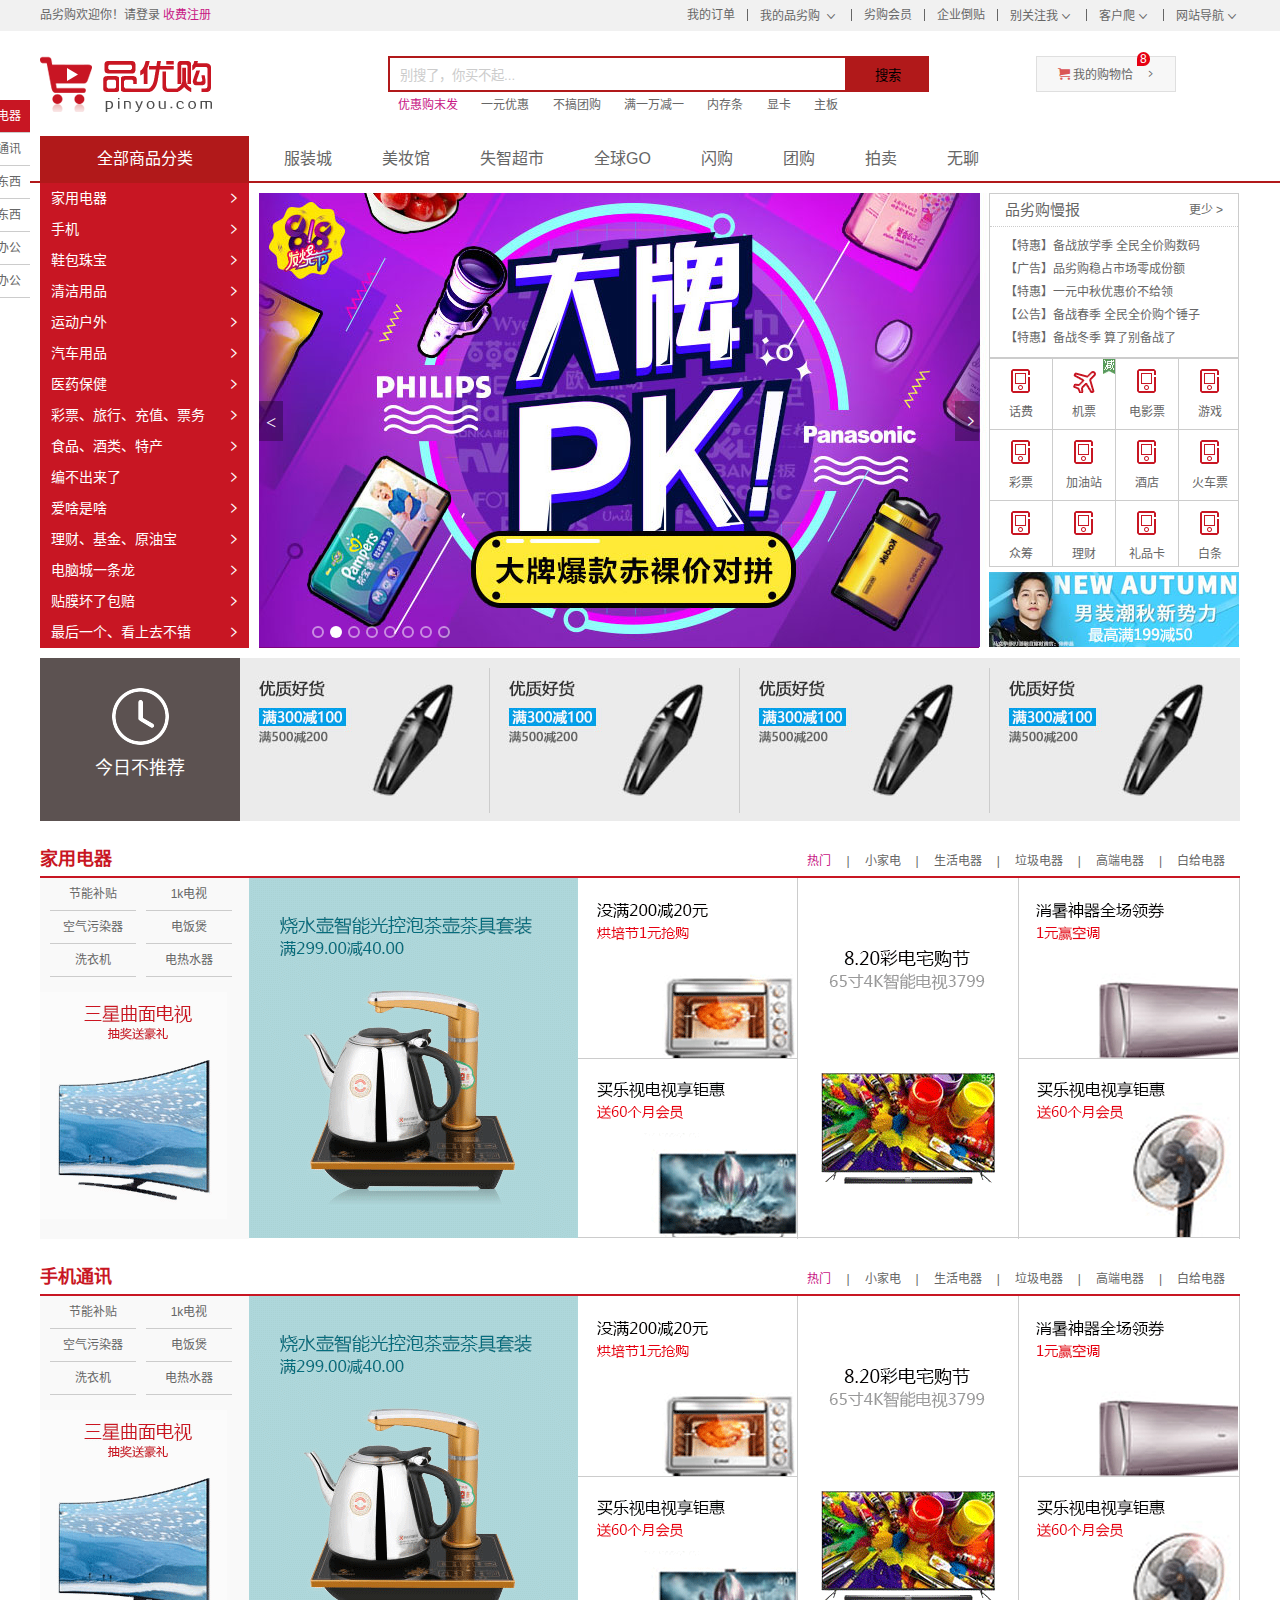
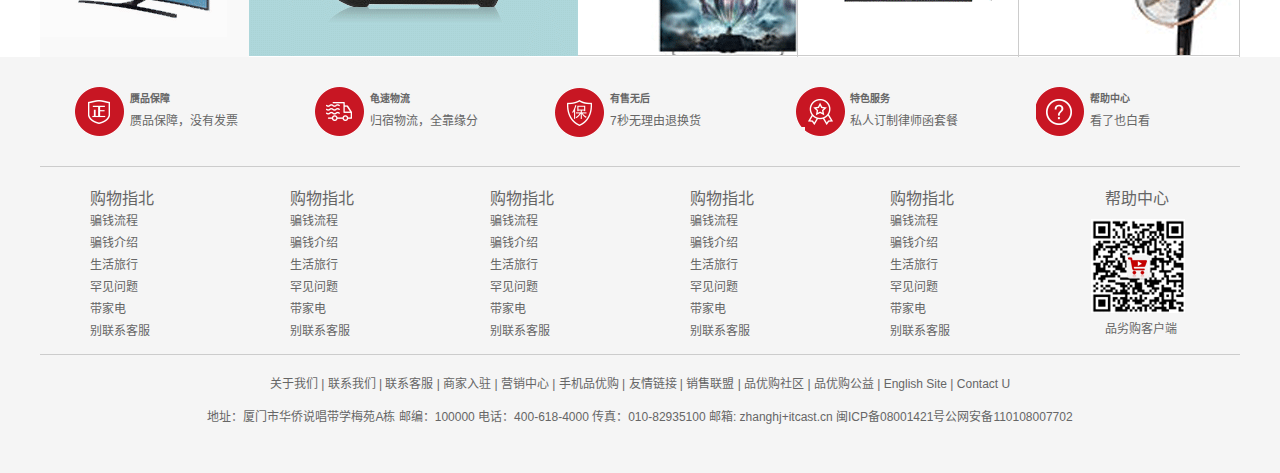
<file: index.html>
<!DOCTYPE html>
<html lang="zh-CN">
<head>
    <meta charset="UTF-8">
    <meta http-equiv="X-UA-Compatible" content="IE=edge">
    <meta name="viewport" content="width=device-width, initial-scale=1.0">
    <title>品劣购-网购首选-赝品高价、品质无保、配送随缘、困难购物</title>
    <meta name="description" content="品劣购JD.COM-专业的综合网上购物商城,
    销售家电、数码通讯、电脑、家居百货、服装服饰、母婴、图书、食品等数万个品牌优质商品.
    便捷、诚信的服务，不为您提供愉悦的网上购物体验!" />
    <meta name="Keywords" content="网上购物,网上商城,手机,配件,手表,存储卡,品优购" />
    <link rel="shortcut icon" href="favicon1.ico"  type="image/x-icon"/>
    <link rel="stylesheet" href="css/base.css">
    <link rel="stylesheet" href="css/commom.css">
    <link rel="stylesheet" href="css/index.css">
</head>
<body>
    <!-- 顶部快捷导航start -->
    <div class="shortcut">
        <div class="w">
            <div class="f1">
                <ul>
                    <li>品劣购欢迎你！ </li>
                    <li><a href="#">请登录</a> 
                        <a href="#" class="style-red">收费注册</a>
                    </li>
                </ul>
            </div>
            <div class="fr">
                <ul>
                    <li><a href="#">我的订单</a></li>
                    <li class="spacer"></li>
                    <li>
                        <a href="#">我的品劣购</a>
                        <i class="icomoon"></i>
                    </li>
                    <li class="spacer"></li>
                    <li><a href="#">劣购会员</a></li>
                    <li class="spacer"></li>
                    <li><a href="#">企业倒贴</a></li>
                    <li class="spacer"></li>
                    <li><a href="#">别关注我</a><i class="icomoon"></i></li>
                    <li class="spacer"></li>
                    <li><a href="#">客户爬</a><i class="icomoon"></i></li>
                    <li class="spacer"></li>
                    <li><a href="#">网站导航</a><i class="icomoon"></i></li>
                </ul>
            </div>
        </div>
    </div>
    <!-- header制作 -->
    <div class="header w">
        <!-- logo -->
        <div class="logo">
            <h1>
                <a href="index.html" title="品劣购">品劣购</a>
            </h1>
        </div>
        <!-- search -->
        <div class="search">
            <input type="text" class="text" value="别搜了，你买不起...">
            <button class="btn">搜索</button>
        </div>
        <!-- hotwrods -->
        <div class="hotwords">
            <a href="#" class="style-red">优惠购末发</a>
            <a href="#">一元优惠</a>
            <a href="#">不搞团购</a>
            <a href="#">满一万减一</a>
            <a href="#">内存条</a>
            <a href="#">显卡</a>
            <a href="#">主板</a>
        </div>
        <!-- shopcar -->
        <div class="shopcar">
            <i class="car"></i> 我的购物恰 <i class="arrow"></i>
            <i class="count">8</i>
        </div>
    </div>
    <!-- nav 制作 -->
    <div class="nav">
        <div class="w">
            <div class="dropdown fl">
                <div class="dt">全部商品分类</div>
                <div class="dd" >
                    <ul>
                        <li class="menu_item"><a href="#">家用电器</a> <i></i></li>
                        <li class="menu_item"><a href="list.html">手机</a> <i></i></li>
                        <li class="menu_item"><a href="#">鞋包珠宝</a> <i></i></li>
                        <li class="menu_item"><a href="#">清洁用品</a> <i></i></li>
                        <li class="menu_item"><a href="#">运动户外</a> <i></i></li>
                        <li class="menu_item"><a href="#">汽车用品</a> <i></i></li>
                        <li class="menu_item"><a href="#">医药保健</a> <i></i></li>
                        <li class="menu_item"><a href="#">彩票、旅行、充值、票务</a> <i></i></li>
                        <li class="menu_item"><a href="#">食品、酒类、特产</a> <i></i></li>
                        <li class="menu_item"><a href="#">编不出来了</a> <i></i></li>
                        <li class="menu_item"><a href="#">爱啥是啥</a> <i></i></li>
                        <li class="menu_item"><a href="#">理财、基金、原油宝</a> <i></i></li>
                        <li class="menu_item"><a href="#">电脑城一条龙</a> <i></i></li>
                        <li class="menu_item"><a href="#">贴膜坏了包赔</a> <i></i></li>
                        <li class="menu_item"><a href="#">最后一个、看上去不错</a> <i></i></li>
                    </ul>
                </div>
            </div>
            <!-- 右侧导航 -->
            <div class="navitems fl">
                <ul>
                    <li><a href="#">服装城</a></li>
                    <li><a href="#">美妆馆</a></li>
                    <li><a href="#">失智超市</a></li>
                    <li><a href="#">全球GO</a></li>
                    <li><a href="#">闪购</a></li>
                    <li><a href="#">团购</a></li>
                    <li><a href="#">拍卖</a></li>
                    <li><a href="#">无聊</a></li>
                </ul>
            </div>
        </div>
    </div>

<div class="w">
    <div class="main">
        <div class="focus fl">
            <a href="#" class="arrow-l"> < </a>
            <a href="#" class="arrow-r">  </a>
            <ul>
                <li><a href="#"><img src="upload/focus.jpg" alt=""></a></li>
            </ul>
            <ol class="circle">
                <li></li>
                <li class="current"></li>
                <li></li>
                <li></li>
                <li></li>
                <li></li>
                <li></li>
                <li></li>
            </ol>
        </div>
        <div class="newsflash fr">
            <div class="news">
                <div class="news-hd">
                    品劣购慢报
                    <a href="#">更少 &gt; </a>
                </div>
                <div class="news-bd">
                    <ul>
                        <li><a href="#">【特惠】备战放学季 全民全价购数码</a></li>
                        <li><a href="#">【广告】品劣购稳占市场零成份额</a></li>
                        <li><a href="#">【特惠】一元中秋优惠价不给领</a></li>
                        <li><a href="#">【公告】备战春季 全民全价购个锤子</a></li>
                        <li><a href="#">【特惠】备战冬季 算了别备战了</a></li>
                    </ul>
                </div>
            </div>
            <div class="lifeservice">
                <ul>
                    <li>
                        <a href="#">
                            <i class="service_ico service_ico_huafei"></i>
                            <p>话费</p>
                        </a>
                    </li>
                    <li>
                        <a href="#">
                            <i class="service_ico service_ico_feiji"></i>
                            <p>机票</p>
                        </a>
                        <span class="hot"></span>
                    </li>
                    <li>
                        <a href="#">
                            <i class="service_ico service_ico_huafei"></i>
                            <p>电影票</p>
                        </a>
                    </li>
                    <li>
                        <a href="#">
                            <i class="service_ico service_ico_huafei"></i>
                            <p>游戏</p>
                        </a>
                    </li>
                    <li>
                        <a href="#">
                            <i class="service_ico service_ico_huafei"></i>
                            <p>彩票</p>
                        </a>
                    </li>
                    <li>
                        <a href="#">
                            <i class="service_ico service_ico_huafei"></i>
                            <p>加油站</p>
                        </a>
                    </li>
                    <li>
                        <a href="#">
                            <i class="service_ico service_ico_huafei"></i>
                            <p>酒店</p>
                        </a>
                    </li>
                    <li>
                        <a href="#">
                            <i class="service_ico service_ico_huafei"></i>
                            <p>火车票</p>
                        </a>
                    </li>
                    <li>
                        <a href="#">
                            <i class="service_ico service_ico_huafei"></i>
                            <p>众筹</p>
                        </a>
                    </li>
                    <li>
                        <a href="#">
                            <i class="service_ico service_ico_huafei"></i>
                            <p>理财</p>
                        </a>
                    </li>
                    <li>
                        <a href="#">
                            <i class="service_ico service_ico_huafei"></i>
                            <p>礼品卡</p>
                        </a>
                    </li>
                    <li>
                        <a href="#">
                            <i class="service_ico service_ico_huafei"></i>
                            <p>白条</p>
                        </a>
                    </li>
                   
                </ul>
            </div>
            <div class="bargain">
                <img src="upload/bargain.jpg" alt="">
            </div>
        </div>
    </div>
</div>
    <!-- 推荐服务模块 -->
<div class="recommend w">
    <div class="recom-hd fl">
        <img src="img/clock.png" alt="">
        <h3>今日不推荐</h3>
    </div>
    <div class="recom-bd fr">
        <ul>
            <li><a href="#"><img src="upload/pic.jpg" alt=""></a></li>
            <li><a href="#"><img src="upload/pic.jpg" alt=""></a></li>
            <li><a href="#"><img src="upload/pic.jpg" alt=""></a></li>
            <li class="last"><a href="#"><img src="upload/pic.jpg" alt=""></a></li>
        </ul>
    </div>
</div>

    <!-- 楼层区 start -->
    <div class="floor">
        <div class="jiandian w">
            <div class="box-hd">
                <h3>家用电器</h3>
                <div class="tab-list">
                    <ul>
                        <li><a href="#" class="style-red">热门</a>|</li>
                        <li><a href="#">小家电</a>|</li>
                        <li><a href="#">生活电器</a>|</li>
                        <li><a href="#">垃圾电器</a>|</li>
                        <li><a href="#">高端电器</a>|</li>
                        <li><a href="#">白给电器</a></li>
                    </ul>
                </div>
            </div>
            <div class="box-bd">
               <ul class="tab-con">
                   <li class="w209">
                       <ul class="tab-con-list">
                           <li><a href="#">节能补贴</a></li>
                           <li><a href="#">1k电视</a></li>
                           <li><a href="#">空气污染器</a></li>
                           <li><a href="#">电饭煲</a></li>
                           <li><a href="#">洗衣机</a></li>
                           <li><a href="#">电热水器</a></li>
                       </ul>
                       <img src="upload/floor-1-1.png" alt="">
                   </li>
                   <li class="w329"><img src="upload/floor-1-b01.png" alt=""></li>
                   <li class="w219">
                       <div class="tab-con-item">
                          <a href="#">
                            <img src="upload/floor-1-2.png" alt="">
                          </a>
                       </div>
                       <div class="tab-con-item">
                        <a href="#">
                          <img src="upload/floor-1-3.png" alt="">
                        </a>
                     </div>
                   </li>
                   <li class="w220">
                       <div class="tab-con-item">
                        <a href="#">
                            <img src="upload/floor-1-4.png" alt="">
                        </a>
                       </div>
                   </li>
                   <li class="w220">
                       <div class="tab-con-item">
                    <a href="#">
                        <img src="upload/floor-1-5.png" alt="">
                    </a>
                       </div>
                        <div class="tab-con-item">
                    <a href="#">
                        <img src="upload/floor-1-6.png" alt="">
                    </a>
                        </div>
                   </li>
               </ul>
            </div>
        </div>
        <div class="shouji w">
            <div class="box-hd">
                <h3>手机通讯</h3>
                <div class="tab-list">
                    <ul>
                        <li><a href="#" class="style-red">热门</a>|</li>
                        <li><a href="#">小家电</a>|</li>
                        <li><a href="#">生活电器</a>|</li>
                        <li><a href="#">垃圾电器</a>|</li>
                        <li><a href="#">高端电器</a>|</li>
                        <li><a href="#">白给电器</a></li>
                    </ul>
                </div>
            </div>
            <div class="box-bd">
               <ul class="tab-con">
                   <li class="w209">
                       <ul class="tab-con-list">
                           <li><a href="#">节能补贴</a></li>
                           <li><a href="#">1k电视</a></li>
                           <li><a href="#">空气污染器</a></li>
                           <li><a href="#">电饭煲</a></li>
                           <li><a href="#">洗衣机</a></li>
                           <li><a href="#">电热水器</a></li>
                       </ul>
                       <img src="upload/floor-1-1.png" alt="">
                   </li>
                   <li class="w329"><img src="upload/floor-1-b01.png" alt=""></li>
                   <li class="w219">
                       <div class="tab-con-item">
                          <a href="#">
                            <img src="upload/floor-1-2.png" alt="">
                          </a>
                       </div>
                       <div class="tab-con-item">
                        <a href="#">
                          <img src="upload/floor-1-3.png" alt="">
                        </a>
                     </div>
                   </li>
                   <li class="w220">
                       <div class="tab-con-item">
                        <a href="#">
                            <img src="upload/floor-1-4.png" alt="">
                        </a>
                       </div>
                   </li>
                   <li class="w220">
                       <div class="tab-con-item">
                    <a href="#">
                        <img src="upload/floor-1-5.png" alt="">
                    </a>
                       </div>
                        <div class="tab-con-item">
                    <a href="#">
                        <img src="upload/floor-1-6.png" alt="">
                    </a>
                        </div>
                   </li>
               </ul>
            </div>
        </div>
    </div>
    <div class="fixedtool">
        <ul>
            <li class="current">家用电器</li>
            <li>手机通讯</li>
            <li>没有东西</li>
            <li>没用东西</li>
            <li>电脑办公</li>
            <li>电脑办公</li>
        </ul>
    </div>
    <!-- footer制作 -->
    <div class="footer">
        <div class="w">
            <!-- mod_service -->
            <div class="mod_service">
                <ul>
                    <li>
                        <i class="mod-service-icon mod_service_zheng"></i>
                        <div class="mod_service_tit">
                            <h5>赝品保障</h5>
                            <p>赝品保障，没有发票</p>
                        </div>
                    </li>
                    <li>
                        <i class="mod-service-icon mod_service_kuai"></i>
                        <div class="mod_service_tit">
                            <h5>龟速物流</h5>
                            <p>归宿物流，全靠缘分</p>
                        </div>
                    </li>
                    <li>
                        <i class="mod-service-icon mod_service_bao"></i>
                        <div class="mod_service_tit">
                            <h5>有售无后</h5>
                            <p>7秒无理由退换货</p>
                        </div>
                    </li>
                    <li>
                        <i class="mod-service-icon mod_service_fu"></i>
                        <div class="mod_service_tit">
                            <h5>特色服务</h5>
                            <p>私人订制律师函套餐</p>
                        </div>
                    </li>
                    <li>
                        <i class="mod-service-icon mod_service_bang"></i>
                        <div class="mod_service_tit">
                            <h5>帮助中心</h5>
                            <p>看了也白看</p>
                        </div>
                    </li>
                </ul>
            </div>
            <!-- mod_help -->
            <div class="mod_help">
                <dl class="mod_help_item">
                    <dt>购物指北</dt>
                    <dd><a href="#">骗钱流程</a></dd>
                    <dd><a href="#">骗钱介绍</a></dd>
                    <dd><a href="#">生活旅行</a></dd>
                    <dd><a href="#">罕见问题</a></dd>
                    <dd><a href="#">带家电</a></dd>
                    <dd><a href="#">别联系客服</a></dd>
                </dl>
                <dl class="mod_help_item">
                    <dt>购物指北</dt>
                    <dd><a href="#">骗钱流程</a></dd>
                    <dd><a href="#">骗钱介绍</a></dd>
                    <dd><a href="#">生活旅行</a></dd>
                    <dd><a href="#">罕见问题</a></dd>
                    <dd><a href="#">带家电</a></dd>
                    <dd><a href="#">别联系客服</a></dd>
                </dl>
                <dl class="mod_help_item">
                    <dt>购物指北</dt>
                    <dd><a href="#">骗钱流程</a></dd>
                    <dd><a href="#">骗钱介绍</a></dd>
                    <dd><a href="#">生活旅行</a></dd>
                    <dd><a href="#">罕见问题</a></dd>
                    <dd><a href="#">带家电</a></dd>
                    <dd><a href="#">别联系客服</a></dd>
                </dl>
                <dl class="mod_help_item">
                    <dt>购物指北</dt>
                    <dd><a href="#">骗钱流程</a></dd>
                    <dd><a href="#">骗钱介绍</a></dd>
                    <dd><a href="#">生活旅行</a></dd>
                    <dd><a href="#">罕见问题</a></dd>
                    <dd><a href="#">带家电</a></dd>
                    <dd><a href="#">别联系客服</a></dd>
                </dl>
                <dl class="mod_help_item">
                    <dt>购物指北</dt>
                    <dd><a href="#">骗钱流程</a></dd>
                    <dd><a href="#">骗钱介绍</a></dd>
                    <dd><a href="#">生活旅行</a></dd>
                    <dd><a href="#">罕见问题</a></dd>
                    <dd><a href="#">带家电</a></dd>
                    <dd><a href="#">别联系客服</a></dd>
                </dl>
                <dl class="mod_help_item mod_help_app">
                    <dt>帮助中心</dt>
                    <dd>
                        <img src="upload/app.png" alt="">
                        <p>品劣购客户端</p>
                    </dd>
                    
                </dl>
            </div>
            <!-- mod_copyright -->
            <div class="mod_copyright">
                <p class="mod_copyright_links">
                    关于我们  |  联系我们  |  联系客服  |  商家入驻  |  营销中心  |  手机品优购  |  友情链接  |  销售联盟  |  品优购社区  |  品优购公益  |  English Site  |  Contact U
                </p>
                <p class="mod_copyright_inf">
                    地址：厦门市华侨说唱带学梅苑A栋 邮编：100000 电话：400-618-4000 传真：010-82935100 邮箱: zhanghj+itcast.cn
闽ICP备08001421号公网安备110108007702

                </p>
            </div>
        </div>
    </div>
</body>
</html>
</file>
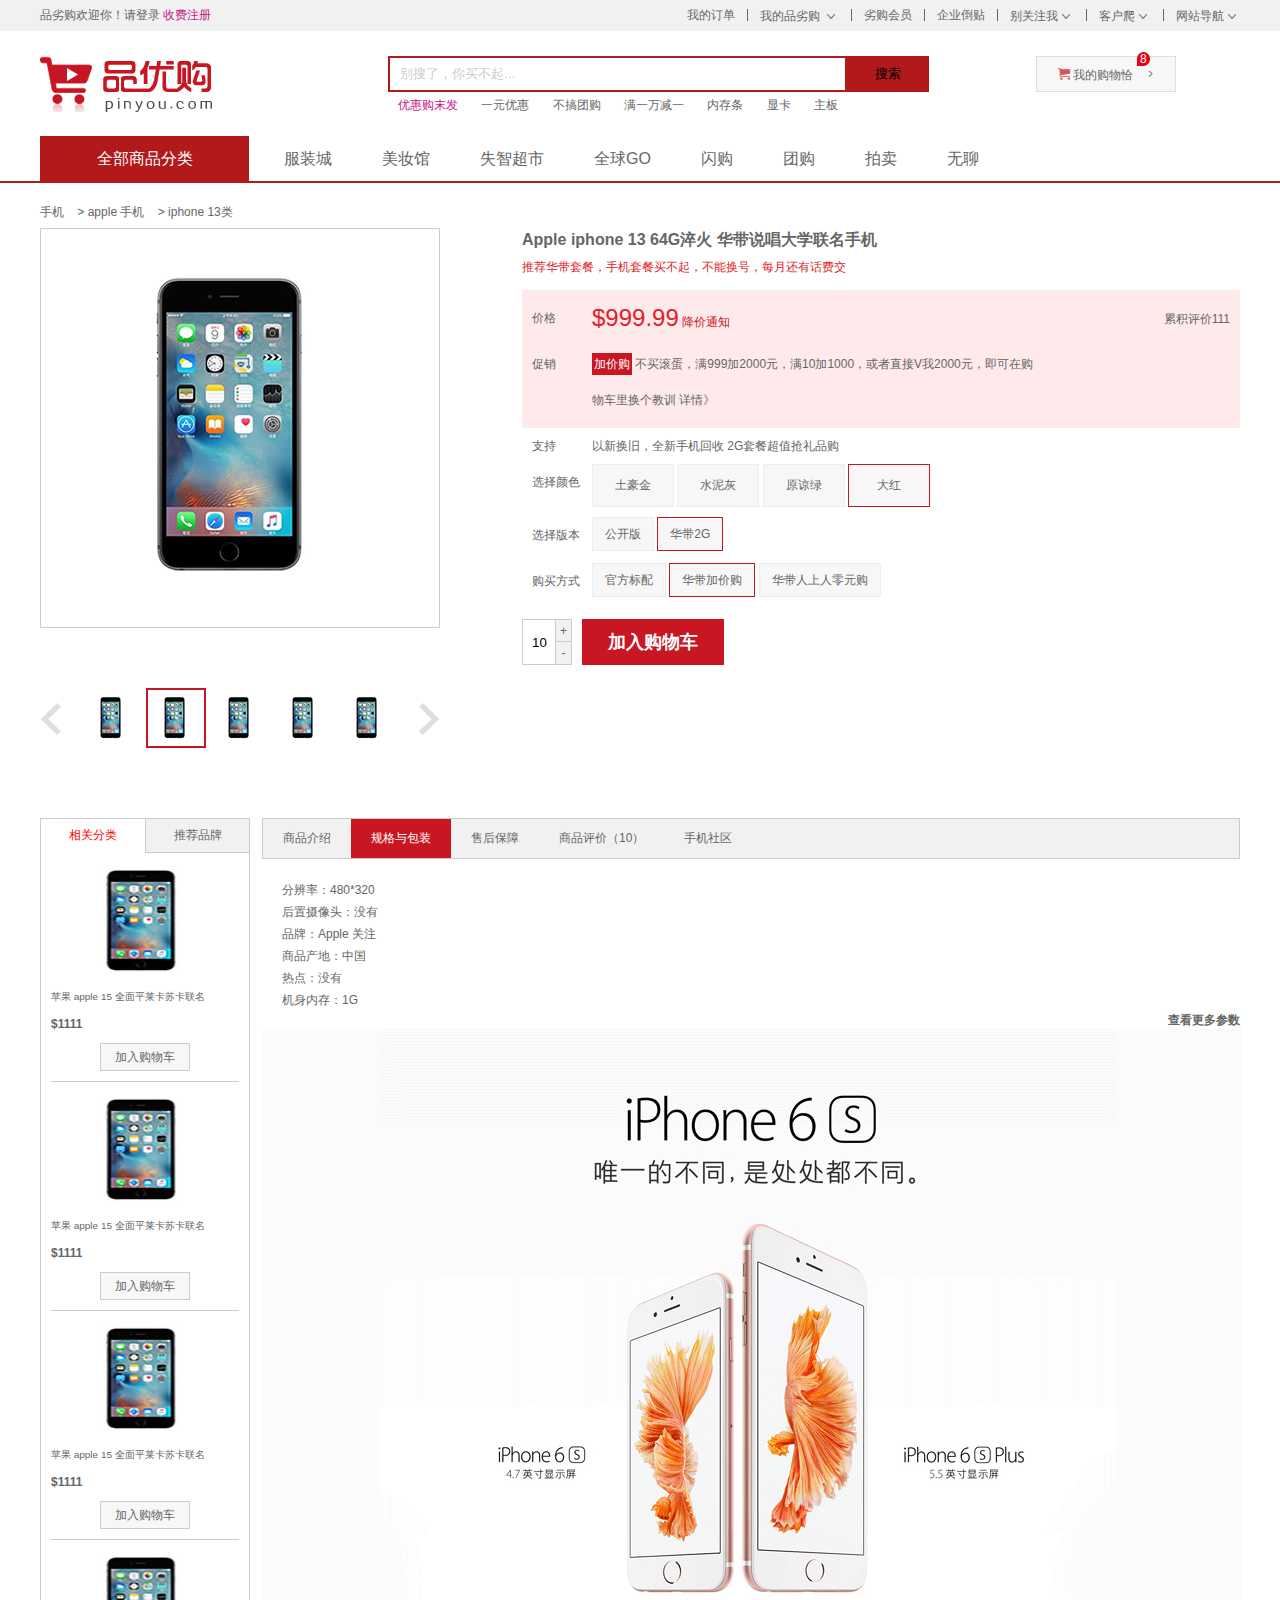
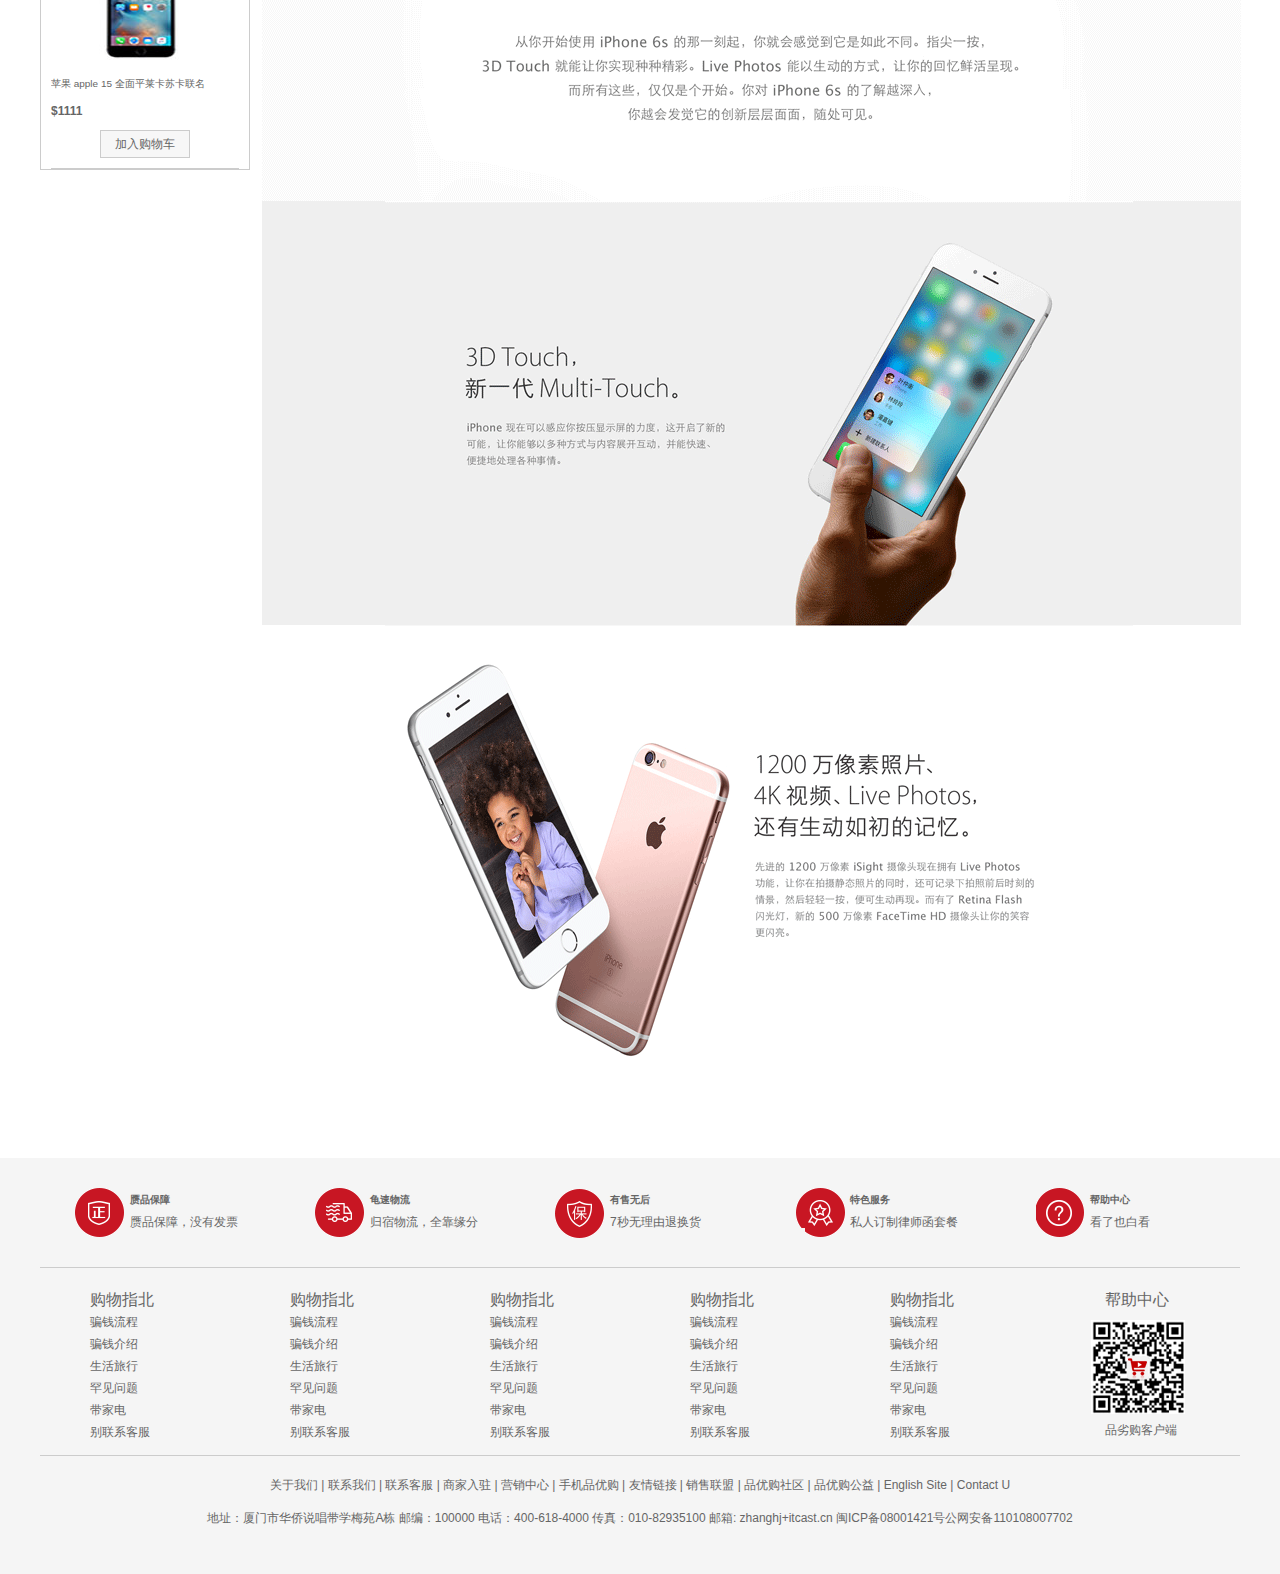
<file: detail.html>
<!DOCTYPE html>
<html lang="en">
<head>
    <meta charset="UTF-8">
    <meta http-equiv="X-UA-Compatible" content="IE=edge">
    <meta name="viewport" content="width=device-width, initial-scale=1.0">
    <title>详情页</title>
    <meta name="description" content="品劣购JD.COM-专业的综合网上购物商城,
    销售家电、数码通讯、电脑、家居百货、服装服饰、母婴、图书、食品等数万个品牌优质商品.
    便捷、诚信的服务，不为您提供愉悦的网上购物体验!" />
    <meta name="Keywords" content="网上购物,网上商城,手机,配件,手表,存储卡,品优购" />
    <link rel="shortcut icon" href="favicon1.ico"  type="image/x-icon"/>
    <link rel="stylesheet" href="css/base.css">
    <link rel="stylesheet" href="css/commom.css">
    <link rel="stylesheet" href="css/detail.css">
</head>
<body>
    <div class="shortcut">
        <div class="w">
            <div class="f1">
                <ul>
                    <li>品劣购欢迎你！ </li>
                    <li><a href="#">请登录</a> 
                        <a href="#" class="style-red">收费注册</a>
                    </li>
                </ul>
            </div>
            <div class="fr">
                <ul>
                    <li><a href="#">我的订单</a></li>
                    <li class="spacer"></li>
                    <li>
                        <a href="#">我的品劣购</a>
                        <i class="icomoon"></i>
                    </li>
                    <li class="spacer"></li>
                    <li><a href="#">劣购会员</a></li>
                    <li class="spacer"></li>
                    <li><a href="#">企业倒贴</a></li>
                    <li class="spacer"></li>
                    <li><a href="#">别关注我</a><i class="icomoon"></i></li>
                    <li class="spacer"></li>
                    <li><a href="#">客户爬</a><i class="icomoon"></i></li>
                    <li class="spacer"></li>
                    <li><a href="#">网站导航</a><i class="icomoon"></i></li>
                </ul>
            </div>
        </div>
    </div>
    <!-- header制作 -->
    <div class="header w">
        <!-- logo -->
        <div class="logo">
            <h1>
                <a href="index.html" title="品劣购">品劣购</a>
            </h1>
        </div>
        <!-- search -->
        <div class="search">
            <input type="text" class="text" value="别搜了，你买不起...">
            <button class="btn">搜索</button>
        </div>
        <!-- hotwrods -->
        <div class="hotwords">
            <a href="#" class="style-red">优惠购末发</a>
            <a href="#">一元优惠</a>
            <a href="#">不搞团购</a>
            <a href="#">满一万减一</a>
            <a href="#">内存条</a>
            <a href="#">显卡</a>
            <a href="#">主板</a>
        </div>
        <!-- shopcar -->
        <div class="shopcar">
            <i class="car"></i> 我的购物恰 <i class="arrow"></i>
            <i class="count">8</i>
        </div>
    </div>
    <!-- nav 制作 -->
    <div class="nav">
        <div class="w">
            <div class="dropdown fl">
                <div class="dt">全部商品分类</div>
                <div class="dd" style="display: none;" >
                    <ul>
                        <li class="menu_item"><a href="#">家用电器</a> <i></i></li>
                        <li class="menu_item"><a href="#">家具家居</a> <i></i></li>
                        <li class="menu_item"><a href="#">鞋包珠宝</a> <i></i></li>
                        <li class="menu_item"><a href="#">清洁用品</a> <i></i></li>
                        <li class="menu_item"><a href="#">运动户外</a> <i></i></li>
                        <li class="menu_item"><a href="#">汽车用品</a> <i></i></li>
                        <li class="menu_item"><a href="#">医药保健</a> <i></i></li>
                        <li class="menu_item"><a href="#">彩票、旅行、充值、票务</a> <i></i></li>
                        <li class="menu_item"><a href="#">食品、酒类、特产</a> <i></i></li>
                        <li class="menu_item"><a href="#">编不出来了</a> <i></i></li>
                        <li class="menu_item"><a href="#">爱啥是啥</a> <i></i></li>
                        <li class="menu_item"><a href="#">理财、基金、原油宝</a> <i></i></li>
                        <li class="menu_item"><a href="#">电脑城一条龙</a> <i></i></li>
                        <li class="menu_item"><a href="#">贴膜坏了包赔</a> <i></i></li>
                        <li class="menu_item"><a href="#">最后一个、看上去不错</a> <i></i></li>
                    </ul>
                </div>
            </div>
            <!-- 右侧导航 -->
            <div class="navitems fl">
                <ul>
                    <li><a href="#">服装城</a></li>
                    <li><a href="#">美妆馆</a></li>
                    <li><a href="#">失智超市</a></li>
                    <li><a href="#">全球GO</a></li>
                    <li><a href="#">闪购</a></li>
                    <li><a href="#">团购</a></li>
                    <li><a href="#">拍卖</a></li>
                    <li><a href="#">无聊</a></li>
                </ul>
            </div>
        </div>
    </div>

    <!-- 详情页部分 -->
    <div class="de_container w">
        <!-- 面包屑导航 -->
        <div class="crumb_wrap">
            <a href="#">手机</a>
            >  <a href="#">apple 手机</a>
            >  <a href="#">iphone 13类</a>
        </div>
        <!-- 产品介绍模块 -->
        <div class="product_intro clearfix">
            <div class="prebiew_wrap fl">
                <div class="preview_img">
                    <img src="upload/s3.png" alt="">
                </div>

                <div class="preview_list">
                    <ul class="list_item">
                        <a href="#" class="arrow_prev"></a>
                        <a href="#" class="arrow_next"></a>
                        <li>
                            <img src="upload/pre.png" alt="">
                        </li>
                        <li class="current"> 
                            <img src="upload/pre.png" alt="">
                        </li>
                        <li>
                            <img src="upload/pre.png" alt="">
                        </li>
                        <li>
                            <img src="upload/pre.png" alt="">
                        </li>
                        <li>
                            <img src="upload/pre.png" alt="">
                        </li>
                    </ul>
                </div>
            </div>
            <div class="itemInfo_wrap fr">
                <div class="sku_name">
                    Apple iphone 13 64G淬火 华带说唱大学联名手机
                </div>
                <div class="news">
                    推荐华带套餐，手机套餐买不起，不能换号，每月还有话费交
                </div>
                <div class="summary">
                    <dl class="summary_price">
                        <dt>价格</dt>
                        <dd>
                            <i class="price">$999.99</i> 
                            <a href="#">降价通知</a> 
                            <div class="remark">累积评价111</div>
                        </dd>
                    </dl>
                    <dl class="summary_promotion">
                        <dt>促销</dt>
                        <dd>
                            <em>加价购</em>
                            不买滚蛋，满999加2000元，满10加1000，或者直接V我2000元，即可在购物车里换个教训 详情》
                        </dd>
                    </dl>
                    <dl class="summary_support">
                        <dt>支持</dt>
                        <dd>以新换旧，全新手机回收 2G套餐超值抢礼品购</dd>
                    </dl>
                    <dl class="choose_color">
                        <dt>选择颜色</dt>
                        <dd>
                            <a href="javascript:;">土豪金</a>
                            <a href="javascript:;">水泥灰</a>
                            <a href="javascript:;">原谅绿</a>
                            <a href="javascript:;" class="current">大红</a>
                        </dd>
                    </dl>
                    <dl class="choose_version">
                        <dt>选择版本</dt>
                        <dd>
                            <a href="javascript:;">公开版</a>
                            <a href="javascript:;" class="current">华带2G</a>
                        </dd>
                    </dl>
                    <dl class="choose_type">
                        <dt>购买方式</dt>
                        <dd>
                            <a href="javascript:;">官方标配</a>
                            <a href="javascript:;" class="current">华带加价购</a>
                            <a href="javascript:;">华带人上人零元购</a>
                        </dd>
                    </dl>
                    <div class="choose_btns">
                        <div class="choose_amount">
                            <input type="text" value="10">
                            <a href="javascript:;" class="add">+</a>
                            <a href="javascript:;" class="reduce">-</a>
                        </div>
                        <a href="#" class="addcar">加入购物车</a>
                    </div>
                </div>
            </div>
        </div>
        <!-- 产品细节模块 -->
        <div class="product_detail clearfix">
            <div class="aside fl">
                <div class="tab_list">
                    <ul>
                        <li class="first_tab current">相关分类</li>
                        <li class="second_tab">推荐品牌</li>
                    </ul>
                </div>
                <div class="tab_con">
                    <ul>
                        <li><img src="upload/aside_img.jpg" alt="">
                            <h5>苹果 apple 15 全面平莱卡苏卡联名</h5>
                            <div class="aside_price">$1111</div>
                            <a href="#" class="as_addcar">加入购物车</a>
                        </li>
                        <li><img src="upload/aside_img.jpg" alt="">
                            <h5>苹果 apple 15 全面平莱卡苏卡联名</h5>
                            <div class="aside_price">$1111</div>
                            <a href="#" class="as_addcar">加入购物车</a>
                        </li><li><img src="upload/aside_img.jpg" alt="">
                            <h5>苹果 apple 15 全面平莱卡苏卡联名</h5>
                            <div class="aside_price">$1111</div>
                            <a href="#" class="as_addcar">加入购物车</a>
                        </li><li><img src="upload/aside_img.jpg" alt="">
                            <h5>苹果 apple 15 全面平莱卡苏卡联名</h5>
                            <div class="aside_price">$1111</div>
                            <a href="#" class="as_addcar">加入购物车</a>
                        </li>
                    </ul>
                </div>
            </div>
            <div class="detail fr">
                <div class="detail_tab_list">
                    <ul>
                        <li>商品介绍</li>
                        <li class="current">规格与包装</li>
                        <li>售后保障</li>
                        <li>商品评价（10）</li>
                        <li>手机社区</li>
                    </ul>
                </div>
                <div class="detail_tab_con">
                    <div class="item">
                        <ul class="item_info">
                            <li>分辨率：480*320</li>
                            <li>后置摄像头：没有</li>
                            <li>品牌：Apple 关注</li>
                            <li>商品产地：中国</li>
                            <li>热点：没有</li>
                            <li>机身内存：1G</li>
                        </ul>
                        <p><a href="#" class="more">查看更多参数</a></p>
                        <img src="upload/intro01.png" alt="">
                        <img src="upload/intro02.png" alt="">
                        <img src="upload/intro03.png" alt="">
                    </div>
                </div>
            </div>
        </div>
    </div>
        <!-- footer制作 -->
        <div class="footer">
            <div class="w">
                <!-- mod_service -->
                <div class="mod_service">
                    <ul>
                        <li>
                            <i class="mod-service-icon mod_service_zheng"></i>
                            <div class="mod_service_tit">
                                <h5>赝品保障</h5>
                                <p>赝品保障，没有发票</p>
                            </div>
                        </li>
                        <li>
                            <i class="mod-service-icon mod_service_kuai"></i>
                            <div class="mod_service_tit">
                                <h5>龟速物流</h5>
                                <p>归宿物流，全靠缘分</p>
                            </div>
                        </li>
                        <li>
                            <i class="mod-service-icon mod_service_bao"></i>
                            <div class="mod_service_tit">
                                <h5>有售无后</h5>
                                <p>7秒无理由退换货</p>
                            </div>
                        </li>
                        <li>
                            <i class="mod-service-icon mod_service_fu"></i>
                            <div class="mod_service_tit">
                                <h5>特色服务</h5>
                                <p>私人订制律师函套餐</p>
                            </div>
                        </li>
                        <li>
                            <i class="mod-service-icon mod_service_bang"></i>
                            <div class="mod_service_tit">
                                <h5>帮助中心</h5>
                                <p>看了也白看</p>
                            </div>
                        </li>
                    </ul>
                </div>
                <!-- mod_help -->
                <div class="mod_help">
                    <dl class="mod_help_item">
                        <dt>购物指北</dt>
                        <dd><a href="#">骗钱流程</a></dd>
                        <dd><a href="#">骗钱介绍</a></dd>
                        <dd><a href="#">生活旅行</a></dd>
                        <dd><a href="#">罕见问题</a></dd>
                        <dd><a href="#">带家电</a></dd>
                        <dd><a href="#">别联系客服</a></dd>
                    </dl>
                    <dl class="mod_help_item">
                        <dt>购物指北</dt>
                        <dd><a href="#">骗钱流程</a></dd>
                        <dd><a href="#">骗钱介绍</a></dd>
                        <dd><a href="#">生活旅行</a></dd>
                        <dd><a href="#">罕见问题</a></dd>
                        <dd><a href="#">带家电</a></dd>
                        <dd><a href="#">别联系客服</a></dd>
                    </dl>
                    <dl class="mod_help_item">
                        <dt>购物指北</dt>
                        <dd><a href="#">骗钱流程</a></dd>
                        <dd><a href="#">骗钱介绍</a></dd>
                        <dd><a href="#">生活旅行</a></dd>
                        <dd><a href="#">罕见问题</a></dd>
                        <dd><a href="#">带家电</a></dd>
                        <dd><a href="#">别联系客服</a></dd>
                    </dl>
                    <dl class="mod_help_item">
                        <dt>购物指北</dt>
                        <dd><a href="#">骗钱流程</a></dd>
                        <dd><a href="#">骗钱介绍</a></dd>
                        <dd><a href="#">生活旅行</a></dd>
                        <dd><a href="#">罕见问题</a></dd>
                        <dd><a href="#">带家电</a></dd>
                        <dd><a href="#">别联系客服</a></dd>
                    </dl>
                    <dl class="mod_help_item">
                        <dt>购物指北</dt>
                        <dd><a href="#">骗钱流程</a></dd>
                        <dd><a href="#">骗钱介绍</a></dd>
                        <dd><a href="#">生活旅行</a></dd>
                        <dd><a href="#">罕见问题</a></dd>
                        <dd><a href="#">带家电</a></dd>
                        <dd><a href="#">别联系客服</a></dd>
                    </dl>
                    <dl class="mod_help_item mod_help_app">
                        <dt>帮助中心</dt>
                        <dd>
                            <img src="upload/app.png" alt="">
                            <p>品劣购客户端</p>
                        </dd>
                        
                    </dl>
                </div>
                <!-- mod_copyright -->
                <div class="mod_copyright">
                    <p class="mod_copyright_links">
                        关于我们  |  联系我们  |  联系客服  |  商家入驻  |  营销中心  |  手机品优购  |  友情链接  |  销售联盟  |  品优购社区  |  品优购公益  |  English Site  |  Contact U
                    </p>
                    <p class="mod_copyright_inf">
                        地址：厦门市华侨说唱带学梅苑A栋 邮编：100000 电话：400-618-4000 传真：010-82935100 邮箱: zhanghj+itcast.cn
    闽ICP备08001421号公网安备110108007702
    
                    </p>
                </div>
            </div>
        </div>
</body>
</html>
</file>
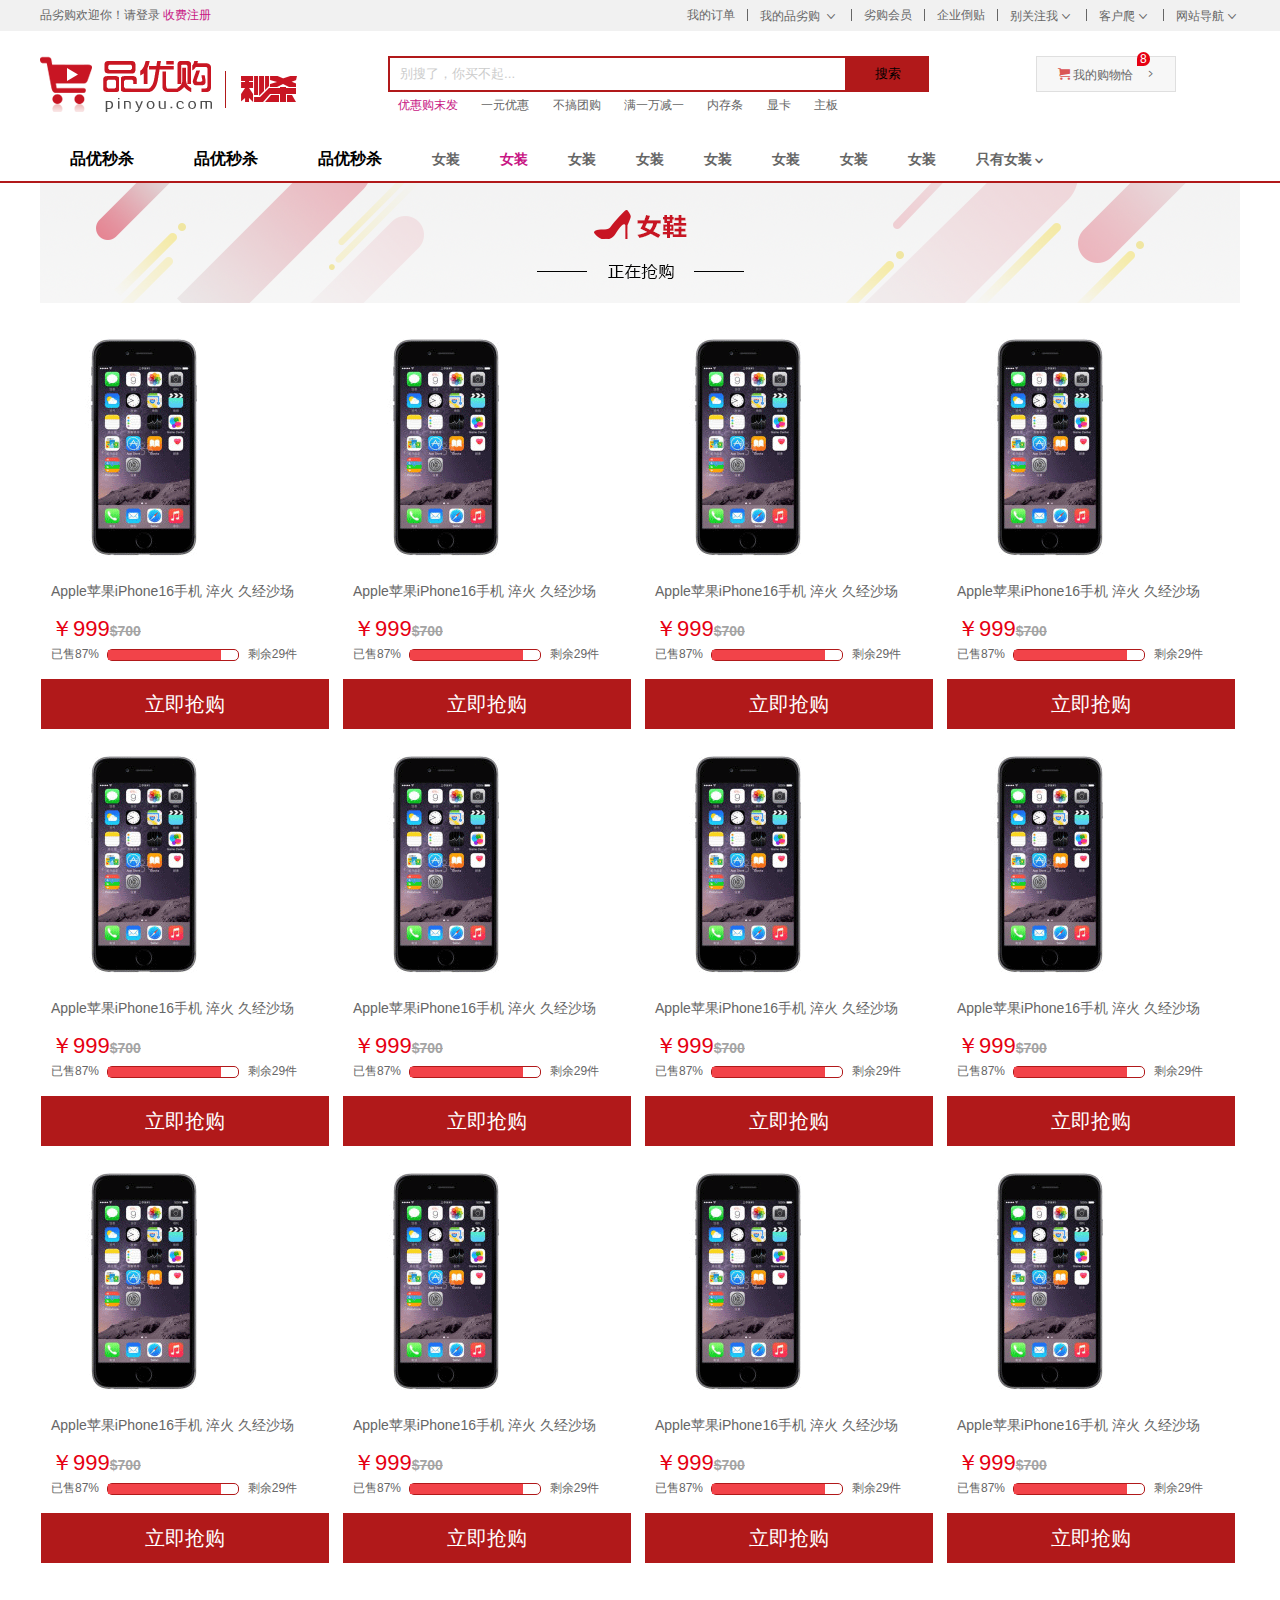
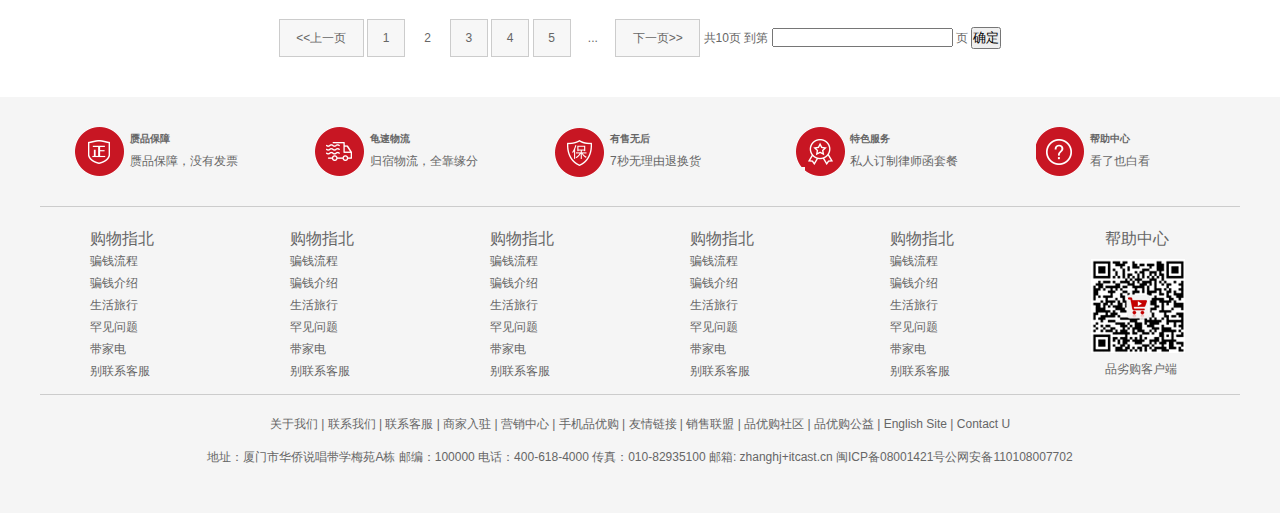
<file: list.html>
<!DOCTYPE html>
<html lang="en">
<head>
    <meta charset="UTF-8">
    <meta http-equiv="X-UA-Compatible" content="IE=edge">
    <meta name="viewport" content="width=device-width, initial-scale=1.0">
    <title>列表页-手机</title>
    <meta name="description" content="品劣购JD.COM-专业的综合网上购物商城,
    销售家电、数码通讯、电脑、家居百货、服装服饰、母婴、图书、食品等数万个品牌优质商品.
    便捷、诚信的服务，不为您提供愉悦的网上购物体验!" />
    <meta name="Keywords" content="网上购物,网上商城,手机,配件,手表,存储卡,品优购" />
    <link rel="shortcut icon" href="favicon1.ico"  type="image/x-icon"/>
    <link rel="stylesheet" href="css/base.css">
    <link rel="stylesheet" href="css/commom.css">
    <link rel="stylesheet" href="css/list.css">
    <title>Document</title>
</head>
<body>
     <!-- 顶部快捷导航start -->
     <div class="shortcut">
        <div class="w">
            <div class="f1">
                <ul>
                    <li>品劣购欢迎你！ </li>
                    <li><a href="#">请登录</a> 
                        <a href="#" class="style-red">收费注册</a>
                    </li>
                </ul>
            </div>
            <div class="fr">
                <ul>
                    <li><a href="#">我的订单</a></li>
                    <li class="spacer"></li>
                    <li>
                        <a href="#">我的品劣购</a>
                        <i class="icomoon"></i>
                    </li>
                    <li class="spacer"></li>
                    <li><a href="#">劣购会员</a></li>
                    <li class="spacer"></li>
                    <li><a href="#">企业倒贴</a></li>
                    <li class="spacer"></li>
                    <li><a href="#">别关注我</a><i class="icomoon"></i></li>
                    <li class="spacer"></li>
                    <li><a href="#">客户爬</a><i class="icomoon"></i></li>
                    <li class="spacer"></li>
                    <li><a href="#">网站导航</a><i class="icomoon"></i></li>
                </ul>
            </div>
        </div>
    </div>
    <!-- header制作 -->
    <div class="header w">
        <!-- logo -->
        <div class="logo">
            <h1>
                <a href="index.html" title="品劣购">品劣购</a>
            </h1>
        </div>
        <div class="sk">
            <img src="upload/sk.png" alt="">
        </div>
        <!-- search -->
        <div class="search">
            <input type="text" class="text" value="别搜了，你买不起...">
            <button class="btn">搜索</button>
        </div>
        <!-- hotwrods -->
        <div class="hotwords">
            <a href="#" class="style-red">优惠购末发</a>
            <a href="#">一元优惠</a>
            <a href="#">不搞团购</a>
            <a href="#">满一万减一</a>
            <a href="#">内存条</a>
            <a href="#">显卡</a>
            <a href="#">主板</a>
        </div>
        <!-- shopcar -->
        <div class="shopcar">
            <i class="car"></i> 我的购物恰 <i class="arrow"></i>
            <i class="count">8</i>
        </div>
    </div>
    <!-- nav 制作 -->
    <div class="nav">
        <div class="w">
            <div class="sk_list fl">
                <ul>
                    <li><a href="#">品优秒杀</a></li>
                    <li><a href="#">品优秒杀</a></li>
                    <li><a href="#">品优秒杀</a></li>
                </ul>
            </div>
            <div class="sk_con fl ">
                <ul>
                    <li><a href="#">女装</a></li>
                    <li><a href="#" class="style-red">女装</a></li>
                    <li><a href="#">女装</a></li>
                    <li><a href="#">女装</a></li>
                    <li><a href="#">女装</a></li>
                    <li><a href="#">女装</a></li>
                    <li><a href="#">女装</a></li>
                    <li><a href="#">女装</a></li>
                    <li><a href="#">只有女装</a></li>
                </ul>
            </div>
        </div>
    </div>
    <!-- 列表页内容区域 -->
    <div class="sk_container w">
        <div class="sk_hd">
            <img src="upload/bg_03.png" alt="">
        </div>
        <div class="sk_bd clearfix">
            <ul>
                <li class="sk_goods">
                   <a href="detail.html">
                        <img class="qq" src="upload/mobile.png" alt="">
                    <h5 class="sk_goods_title">Apple苹果iPhone16手机 淬火 久经沙场</h5></a>
                    <p class="sk_goods_price"><em>￥999</em><del>$700</del></p>
                    <div class="sk_goods_progress">
                        已售87%
                        <div class="bar">
                            <div class="bar_in"></div>
                        </div>
                        剩余<em>29</em>件
                    </div>
                    <a href="#" class="sk_goods_buy">立即抢购</a>
                </li>
                <li class="sk_goods">
                    <img class="qq" src="upload/mobile.png" alt="">
                    <h5 class="sk_goods_title">Apple苹果iPhone16手机 淬火 久经沙场</h5>
                    <p class="sk_goods_price"><em>￥999</em><del>$700</del></p>
                    <div class="sk_goods_progress">
                        已售87%
                        <div class="bar">
                            <div class="bar_in"></div>
                        </div>
                        剩余<em>29</em>件
                    </div>
                    <a href="#" class="sk_goods_buy">立即抢购</a>
                </li>
                <li class="sk_goods">
                    <img class="qq" src="upload/mobile.png" alt="">
                    <h5 class="sk_goods_title">Apple苹果iPhone16手机 淬火 久经沙场</h5>
                    <p class="sk_goods_price"><em>￥999</em><del>$700</del></p>
                    <div class="sk_goods_progress">
                        已售87%
                        <div class="bar">
                            <div class="bar_in"></div>
                        </div>
                        剩余<em>29</em>件
                    </div>
                    <a href="#" class="sk_goods_buy">立即抢购</a>
                </li>
                <li class="sk_goods">
                    <img class="qq" src="upload/mobile.png" alt="">
                    <h5 class="sk_goods_title">Apple苹果iPhone16手机 淬火 久经沙场</h5>
                    <p class="sk_goods_price"><em>￥999</em><del>$700</del></p>
                    <div class="sk_goods_progress">
                        已售87%
                        <div class="bar">
                            <div class="bar_in"></div>
                        </div>
                        剩余<em>29</em>件
                    </div>
                    <a href="#" class="sk_goods_buy">立即抢购</a>
                </li>
                <li class="sk_goods">
                    <img class="qq" src="upload/mobile.png" alt="">
                    <h5 class="sk_goods_title">Apple苹果iPhone16手机 淬火 久经沙场</h5>
                    <p class="sk_goods_price"><em>￥999</em><del>$700</del></p>
                    <div class="sk_goods_progress">
                        已售87%
                        <div class="bar">
                            <div class="bar_in"></div>
                        </div>
                        剩余<em>29</em>件
                    </div>
                    <a href="#" class="sk_goods_buy">立即抢购</a>
                </li>
                <li class="sk_goods">
                    <img class="qq" src="upload/mobile.png" alt="">
                    <h5 class="sk_goods_title">Apple苹果iPhone16手机 淬火 久经沙场</h5>
                    <p class="sk_goods_price"><em>￥999</em><del>$700</del></p>
                    <div class="sk_goods_progress">
                        已售87%
                        <div class="bar">
                            <div class="bar_in"></div>
                        </div>
                        剩余<em>29</em>件
                    </div>
                    <a href="#" class="sk_goods_buy">立即抢购</a>
                </li>
                <li class="sk_goods">
                    <img class="qq" src="upload/mobile.png" alt="">
                    <h5 class="sk_goods_title">Apple苹果iPhone16手机 淬火 久经沙场</h5>
                    <p class="sk_goods_price"><em>￥999</em><del>$700</del></p>
                    <div class="sk_goods_progress">
                        已售87%
                        <div class="bar">
                            <div class="bar_in"></div>
                        </div>
                        剩余<em>29</em>件
                    </div>
                    <a href="#" class="sk_goods_buy">立即抢购</a>
                </li>
                <li class="sk_goods">
                    <img class="qq" src="upload/mobile.png" alt="">
                    <h5 class="sk_goods_title">Apple苹果iPhone16手机 淬火 久经沙场</h5>
                    <p class="sk_goods_price"><em>￥999</em><del>$700</del></p>
                    <div class="sk_goods_progress">
                        已售87%
                        <div class="bar">
                            <div class="bar_in"></div>
                        </div>
                        剩余<em>29</em>件
                    </div>
                    <a href="#" class="sk_goods_buy">立即抢购</a>
                </li>
                <li class="sk_goods">
                    <img class="qq" src="upload/mobile.png" alt="">
                    <h5 class="sk_goods_title">Apple苹果iPhone16手机 淬火 久经沙场</h5>
                    <p class="sk_goods_price"><em>￥999</em><del>$700</del></p>
                    <div class="sk_goods_progress">
                        已售87%
                        <div class="bar">
                            <div class="bar_in"></div>
                        </div>
                        剩余<em>29</em>件
                    </div>
                    <a href="#" class="sk_goods_buy">立即抢购</a>
                </li>
                <li class="sk_goods">
                    <img class="qq" src="upload/mobile.png" alt="">
                    <h5 class="sk_goods_title">Apple苹果iPhone16手机 淬火 久经沙场</h5>
                    <p class="sk_goods_price"><em>￥999</em><del>$700</del></p>
                    <div class="sk_goods_progress">
                        已售87%
                        <div class="bar">
                            <div class="bar_in"></div>
                        </div>
                        剩余<em>29</em>件
                    </div>
                    <a href="#" class="sk_goods_buy">立即抢购</a>
                </li>
                <li class="sk_goods">
                    <img class="qq" src="upload/mobile.png" alt="">
                    <h5 class="sk_goods_title">Apple苹果iPhone16手机 淬火 久经沙场</h5>
                    <p class="sk_goods_price"><em>￥999</em><del>$700</del></p>
                    <div class="sk_goods_progress">
                        已售87%
                        <div class="bar">
                            <div class="bar_in"></div>
                        </div>
                        剩余<em>29</em>件
                    </div>
                    <a href="#" class="sk_goods_buy">立即抢购</a>
                </li>
                <li class="sk_goods">
                    <img class="qq" src="upload/mobile.png" alt="">
                    <h5 class="sk_goods_title">Apple苹果iPhone16手机 淬火 久经沙场</h5>
                    <p class="sk_goods_price"><em>￥999</em><del>$700</del></p>
                    <div class="sk_goods_progress">
                        已售87%
                        <div class="bar">
                            <div class="bar_in"></div>
                        </div>
                        剩余<em>29</em>件
                    </div>
                    <a href="#" class="sk_goods_buy">立即抢购</a>
                </li>
            </ul>
        </div>
        <!-- page分页制作 -->
        <div class="page">
            <span class="page_num">
                <a href="#" class="pn_prev">&lt;&lt;上一页</a>
                <a href="#">1</a>
                <a href="#" class="current">2</a>
                <a href="#">3</a>
                <a href="#">4</a>
                <a href="#">5</a>
                <a href="#" class="dotted">...</a>
                <a href="#" class="pn_next">下一页&gt;&gt;</a>
            </span>
            <span class="page_skip">
                共10页 到第
                <input type="text">
                页
                <button>确定</button>
            </span>
        </div>
    </div>
      <!-- footer制作 -->
      <div class="footer">
        <div class="w">
            <!-- mod_service -->
            <div class="mod_service">
                <ul>
                    <li>
                        <i class="mod-service-icon mod_service_zheng"></i>
                        <div class="mod_service_tit">
                            <h5>赝品保障</h5>
                            <p>赝品保障，没有发票</p>
                        </div>
                    </li>
                    <li>
                        <i class="mod-service-icon mod_service_kuai"></i>
                        <div class="mod_service_tit">
                            <h5>龟速物流</h5>
                            <p>归宿物流，全靠缘分</p>
                        </div>
                    </li>
                    <li>
                        <i class="mod-service-icon mod_service_bao"></i>
                        <div class="mod_service_tit">
                            <h5>有售无后</h5>
                            <p>7秒无理由退换货</p>
                        </div>
                    </li>
                    <li>
                        <i class="mod-service-icon mod_service_fu"></i>
                        <div class="mod_service_tit">
                            <h5>特色服务</h5>
                            <p>私人订制律师函套餐</p>
                        </div>
                    </li>
                    <li>
                        <i class="mod-service-icon mod_service_bang"></i>
                        <div class="mod_service_tit">
                            <h5>帮助中心</h5>
                            <p>看了也白看</p>
                        </div>
                    </li>
                </ul>
            </div>
            <!-- mod_help -->
            <div class="mod_help">
                <dl class="mod_help_item">
                    <dt>购物指北</dt>
                    <dd><a href="#">骗钱流程</a></dd>
                    <dd><a href="#">骗钱介绍</a></dd>
                    <dd><a href="#">生活旅行</a></dd>
                    <dd><a href="#">罕见问题</a></dd>
                    <dd><a href="#">带家电</a></dd>
                    <dd><a href="#">别联系客服</a></dd>
                </dl>
                <dl class="mod_help_item">
                    <dt>购物指北</dt>
                    <dd><a href="#">骗钱流程</a></dd>
                    <dd><a href="#">骗钱介绍</a></dd>
                    <dd><a href="#">生活旅行</a></dd>
                    <dd><a href="#">罕见问题</a></dd>
                    <dd><a href="#">带家电</a></dd>
                    <dd><a href="#">别联系客服</a></dd>
                </dl>
                <dl class="mod_help_item">
                    <dt>购物指北</dt>
                    <dd><a href="#">骗钱流程</a></dd>
                    <dd><a href="#">骗钱介绍</a></dd>
                    <dd><a href="#">生活旅行</a></dd>
                    <dd><a href="#">罕见问题</a></dd>
                    <dd><a href="#">带家电</a></dd>
                    <dd><a href="#">别联系客服</a></dd>
                </dl>
                <dl class="mod_help_item">
                    <dt>购物指北</dt>
                    <dd><a href="#">骗钱流程</a></dd>
                    <dd><a href="#">骗钱介绍</a></dd>
                    <dd><a href="#">生活旅行</a></dd>
                    <dd><a href="#">罕见问题</a></dd>
                    <dd><a href="#">带家电</a></dd>
                    <dd><a href="#">别联系客服</a></dd>
                </dl>
                <dl class="mod_help_item">
                    <dt>购物指北</dt>
                    <dd><a href="#">骗钱流程</a></dd>
                    <dd><a href="#">骗钱介绍</a></dd>
                    <dd><a href="#">生活旅行</a></dd>
                    <dd><a href="#">罕见问题</a></dd>
                    <dd><a href="#">带家电</a></dd>
                    <dd><a href="#">别联系客服</a></dd>
                </dl>
                <dl class="mod_help_item mod_help_app">
                    <dt>帮助中心</dt>
                    <dd>
                        <img src="upload/app.png" alt="">
                        <p>品劣购客户端</p>
                    </dd>
                    
                </dl>
            </div>
            <!-- mod_copyright -->
            <div class="mod_copyright">
                <p class="mod_copyright_links">
                    关于我们  |  联系我们  |  联系客服  |  商家入驻  |  营销中心  |  手机品优购  |  友情链接  |  销售联盟  |  品优购社区  |  品优购公益  |  English Site  |  Contact U
                </p>
                <p class="mod_copyright_inf">
                    地址：厦门市华侨说唱带学梅苑A栋 邮编：100000 电话：400-618-4000 传真：010-82935100 邮箱: zhanghj+itcast.cn
闽ICP备08001421号公网安备110108007702

                </p>
            </div>
        </div>
    </div>
</body>
</html>
</file>
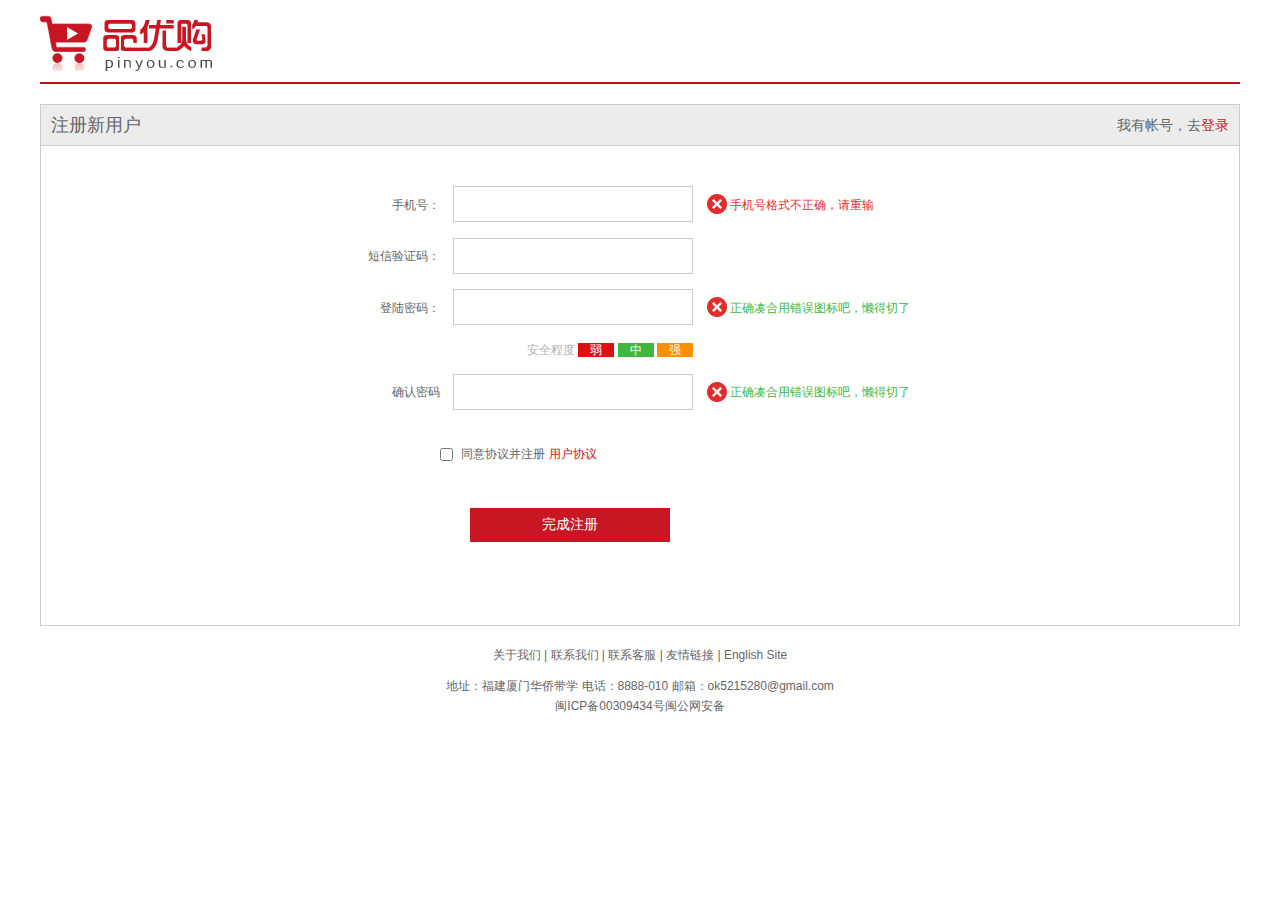
<file: register.html>
<!DOCTYPE html>
<html lang="en">
<head>
    <meta charset="UTF-8">
    <meta http-equiv="X-UA-Compatible" content="IE=edge">
    <meta name="viewport" content="width=device-width, initial-scale=1.0">
    <title>注册页面</title>
    <!-- 初始化CSS -->
    <link rel="stylesheet" href="css/base.css">
    <link rel="stylesheet" href="css/register.css">
</head>
<body>
    <div class="w">
        <div class="header">
            <div class="logo">
                <a href="index.html">
                    <img src="img/logo.png" alt="">
                </a>
            </div>
        </div>
        <div class="registerarea">
            <h3>注册新用户
                <em>我有帐号，去<a href="login.html">登录</a></em>
            </h3>
            <div class="reg_form">
                <form action="demo.php">
                    <ul>
                        <li>
                            <label for="tel">手机号：</label>
                            <input type="text" class="inp" id="tel">
                            <span class="error">
                                <i class="error_icon"></i>
                                手机号格式不正确，请重输
                            </span>
                        </li>
                        <li>
                            <label for="">短信验证码：</label>
                            <input type="text" class="inp">
                        </li>
                        <li>
                            <label for="">登陆密码：</label>
                            <input type="text" class="inp">
                            <span class="success">
                                <i class="success_icon"></i>
                                正确凑合用错误图标吧，懒得切了
                            </span>
                        </li>
                        <li class="safe">
                            安全程度 
                            <em class="ruo">弱</em>
                            <em class="zhong">中</em>
                            <em class="qiang">强</em>
                        </li>
                        <li>
                            <label for="">确认密码</label>
                            <input type="text" class="inp">
                            <span class="success">
                                <i class="success_icon"></i>
                                正确凑合用错误图标吧，懒得切了
                            </span>
                        </li>
                        <li class="agree">
                            <input type="checkbox" name="" id="">
                            同意协议并注册
                            <a href="#">用户协议</a>
                        </li>
                        <li>
                            <input type="submit" value="完成注册" class="over">
                        </li>
                    </ul>
                </form>
            </div>
        </div>
        <div class="footer">
            <p class="links">关于我们  |  联系我们  |  联系客服  |  友情链接  |  English Site</p>
            <p class="copyright">
                地址：福建厦门华侨带学
                电话：8888-010 邮箱：ok5215280@gmail.com<br>
                闽ICP备00309434号闽公网安备
            </p>
        </div>
    </div>
</body>
</html>
</file>
<file: css/base.css>
﻿/*清除元素默认的内外边距  */
* {
    margin: 0;
    padding: 0
}
/*让所有斜体 不倾斜*/
em,
i {
    font-style: normal;
}
/*去掉列表前面的小点*/
li {
    list-style: none;
}
/*图片没有边框   去掉图片底侧的空白缝隙*/
img {
    border: 0;  /*ie6*/
    vertical-align: middle;
}
/*让button 按钮 变成小手*/
button {
    cursor: pointer;
}
/*取消链接的下划线*/
a {
    color: #666;
    text-decoration: none;
}

a:hover {
    color: #e33333;
}

button,
input {
    font-family: 'Microsoft YaHei', 'Heiti SC', tahoma, arial, 'Hiragino Sans GB', \\5B8B\4F53, sans-serif;
    outline: none;
}

body {
    background-color: #fff;
    font: 12px/1.5 'Microsoft YaHei', 'Heiti SC', tahoma, arial, 'Hiragino Sans GB', \\5B8B\4F53, sans-serif;
    color: #666
}

.hide,
.none {
    display: none;
}
/*清除浮动*/
.clearfix:after {
    visibility: hidden;
    clear: both;
    display: block;
    content: ".";
    height: 0
}

.clearfix {
    *zoom: 1
}
</file>
<file: css/commom.css>
.fl {
    float: left;
}
.fr {
    float: right;
}
@font-face {
    font-family: 'icomoon';
    src:  url('../fonts/icomoon.eot?7kkyc2');
    src:  url('../fonts/icomoon.eot?7kkyc2#iefix') format('embedded-opentype'),
      url('../fonts/icomoon.ttf?7kkyc2') format('truetype'),
      url('../fonts/icomoon.woff?7kkyc2') format('woff'),
      url('../fonts/icomoon.svg?7kkyc2#icomoon') format('svg');
    font-weight: normal;
    font-style: normal;
  }
 .fr .icomoon {
      font-family: 'icomoon';
      font-size: 16px;
      line-height: 26px;
  }
/*版心*/
.w {
    width: 1200px;
    margin: 0 auto;
}
.style-red {
    color: #c81684;
}
.spacer {
    width: 1px;
    height: 12px;
    background-color: #666;
    margin: 9px 12px 0;
}
/* 顶部快捷导航 */
.shortcut {
    height: 31px;
    background-color: #f1f1f1;
    line-height: 31px;
}
.shortcut li {
    float: left;
}
/* header区域 */
.header {
    position: relative;
    height: 105px;
}
.logo {
    position: absolute;
    top: 25px;
    left: 0;
    width: 175px;
    height: 56px;
}
.logo a {
    display: block;
    /* overflow: hidden; */
    width: 175px;
    height: 56px;
    background: url(../img/logo.png) no-repeat;
    /* text-indent: -999px; */
    font-size: 0;
}
.search {
    position: absolute;
    top: 25px;
    left: 348px;
}
.text {
    float: left;
    width: 445px;
    height: 32px;
    border: 2px solid #b1191a;
    padding-left: 10px;
    color: #ccc;
}
.btn {
    float: left;
    width: 82px;
    height: 36px;
    background-color: #b1191a;
    border: 0;
}
.hotwords {
    position: absolute;
    top: 65px;
    left: 348px;
}
.hotwords a {
    margin: 0 10px;
}
.shopcar {
    position: absolute;
    top: 25px;
    right: 64px;
    width: 138px;
    height: 34px;
    border: 1px solid #dfdfdf;
    background-color:#f7f7f7;
    line-height: 34px;
    text-align: center;
}
.car {
    font-family: 'icomoon';
    color: #da5555;
}
.arrow {
    font-family: 'icomoon';
    margin-left: 5px;
}
.count {
    position: absolute;
    top: -5px;
    /* 左对齐，向右走 */
    left: 100px;
    background-color: #e60012;
    height: 14px;
    padding:0 3px;
    line-height: 14px;
    color: #fff;
    border-radius: 7px 7px 7px 0;
}
.nav {
    height: 45px;
    border-bottom: 2px solid #b1191a;
}
.dropdown {
    width: 209px;
    height: 45px;
    background-color: pink;
}
.dropdown .dt {
    width: 100%;
    height: 100%;
    background-color: #b1191a;
    font-size: 16px;
    color: #fff;
    text-align: center;
    line-height: 45px;
}
.dropdown .dd {
    height: 465px;
    background-color: #c81623;
    margin-top: 2px;
}
.menu_item {
    height: 31px;
    line-height: 31px;
    margin-left: 1px;
    padding: 0 10px;
    /* 一个盒子没有宽度，padding值不会撑开盒子 */
    transition: all .5s;
}
.menu_item:hover {
    padding-left: 20px;
}
.menu_item:hover {
    background-color: #fff;
}
/* 鼠标进过li,里面的a变颜色 */
.menu_item:hover a {
    color: #c81623;
}
.menu_item a {
    font-size: 14px;
    color:#fff;
}
.menu_item i {
    float: right;
    font-family: 'icomoon';
    font-size: 18px;
    color: #fff;
}
.navitems {
    margin-left: 10px;
}
.navitems li {
    float: left;
}
.navitems li a {
    display: block;
    height: 45px;
    padding: 0 25px;
    line-height: 45px;
    font-size: 16px;
}
.footer {
    height: 386px;
    background-color: #f5f5f5;
    padding-top: 30px;
}
.mod_service {
    height: 79px;
    border-bottom: 1px solid #ccc;
}
.mod_service li {
    float: left;
    width: 240px;
    height: 79px;
}
.mod-service-icon {
    float: left;
    width: 50px;
    height: 50px;
    margin-left: 35px;
    background: url(../img/icons.png) no-repeat;
}
.mod_service_zheng {
    background-position:  -253px -3px;
}
.mod_service_tit {
    float: left;
    margin-left: 5px;
}
.mod_service_tit h5 {
    margin: 5px 0;
}
.mod_service_kuai {
    background-position:  -255px -54px;
}
.mod_service_bao {
    background-position:  -257px -105px;
}
.mod_service_fu {
    background-position:  -257px -157px;
}
.mod_service_bang {
    background-position:  -257px -209px;
}
.mod_help {
    height: 187px;
    border-bottom: 1px solid #ccc ;
}
.mod_help_item {
    float: left;
    width: 150px;
    padding: 20px 0 0 50px;
}
.mod_help_item dt {
    height: 25px;
    font-size: 16px;
}
.mod_help_item dd {
    height: 22px;
}
.mod_help_app dt,
.mod_help_app p {
    padding-left: 15px;
}
.mod_help_app img {
    margin: 7px 0;
}
.mod_copyright {
    text-align: center;
}
.mod_copyright_links {
    margin: 20px 0 15px 0;
}
.mod_copyright_inf {
    line-height: 18px;
}
</file>
<file: css/index.css>
/* 首页样式 */
.main {
    width: 980px;
    height: 455px;
    margin-left: 219px;
    margin-top: 10px;
}
.focus {
    position: relative;
    width: 720px;
    height: 455px;
    background-color: purple;
}
.arrow-l,
.arrow-r {
    position: absolute;
    top: 50%;
    margin-top: -20px;
    width: 24px;
    height: 40px;
    background: rgba(0,0,0,.3);
    text-align: center;
    line-height: 40px;
    color: #fff;
    font-family: 'icomoon';
    font-size: 18px;
}
.arrow-r {
    right: 0;
}
.circle {
    position: absolute;
    bottom: 10px;
    left: 50px;
}
.circle li {
    float: left;
    width: 8px;
    height: 8px;
    /* background-color: #fff; */
    border: 2px solid rgba(255,255,255,.5);
    margin: 0 3px;
    border-radius: 50%;
    /* 鼠标经过显示小手 */
    cursor: pointer;
}
.current {
    background-color: #fff;
    box-shadow: #fff ;
}
.newsflash {
    height: 455px;
    width: 250px;
}
.news {
    height: 163px;
    border: 1px solid #ccc;
}
.news-hd {
    height: 32px;
    border-bottom: 1px dotted #ccc;
    font-size: 15px;
    line-height: 32px;
    padding: 0 15px;
}
.news-hd a {
    float: right;
    font-size: 12px;
}
.news-bd {
    padding: 10px 0 0 15px;
}
.news-bd li {
    height: 23px;
}
.lifeservice {
    overflow: hidden;
    height: 208px;
    border: 1px solid #ccc;
    border-top: none;
}
.lifeservice ul {
    width: 252px;
}
.lifeservice li {
    position: relative;
    float: left;
    width: 62px;
    height: 70px;
    border-right: 1px solid #ccc;
    border-top: 1px solid #ccc;
}
.lifeservice li a {
    display: block;
    /* 解决i引起的外边距塌陷合并问题 */
    overflow: hidden;
    height: 100%;
}
.lifeservice li p {
    text-align: center;
}
.hot {
    position: absolute;
    right: 0;
    top: 0;
    width: 12px;
    height: 15px;
    background: url(../img/jian.jpg) no-repeat;
}
.service_ico {
    display: block;
    width: 24px;
    height: 24px;
    background: url(../img/icons.png) no-repeat;
    margin: 10px auto;
}
.service_ico_huafei {
    background-position: -17px -16px;
}
.service_ico_feiji {
    width: 26px;
    background-position: -78px -16px;
}
.bargain {
    height: 75px;
    margin-top: 5px;
}
.recommend {
    height: 163px;
    margin-top: 10px;
}
.recom-hd {
    width: 200px;
    height: 163px;
    background-color: #5c5251;
    text-align: center;
}
.recom-hd img {
    margin: 30px 0 10px 0;
}
.recom-hd h3 {
    font-size: 18px;
    color: #fff;
    font-weight: normal;
}
.recom-bd {
    width: 1000px;
    height: 163px;
    background-color: #ebebeb;
}
.recom-bd li {
    float: left;
    width: 249px;
    height: 145px;
    border-right:1px solid #ccc ;
    margin-top: 10px;
}
.recom-bd .last {
    border-right: 0;
}
/* 楼层区 */
.box-hd {
    height: 30px;
    border-bottom: 2px solid #c81623;
    margin-top: 25px;
}
.box-hd h3 {
    float: left;
    font-size: 18px;
    color: #c81623;
}
.tab-list {
    float: right;
    line-height: 30px;
}
.tab-list li {
    float: left;
}
.tab-list li a {
    margin: 0 15px;
}
.box-bd {
    height: 361px;
}
.w209 {
    width: 209px;
    background-color: #f9f9f9;
}
.w329 {
    width: 329px;
}
.w219 {
    width: 219px;
    border-right: 1px solid #ccc;
}
.w220 {
    width: 220px;
    border-right: 1px solid #ccc;
}
.tab-con li {
    float: left;
    height: 361px;
}
.tab-con-item {
    border-bottom: 1px solid #ccc;
}
.tab-con-list {
    overflow: hidden;
    margin-bottom: 15px;
}
.tab-con-list li {
    width: 86px;
    height: 32px;
    line-height: 32px;
    border-bottom: 1px solid #ccc;
    margin-left: 10px;
    text-align: center;
}
.box-bd li {
    overflow: hidden;
}
.box-bd img {
    transition: all .2s;

}
.box-bd img:hover {
    margin-left: 8px;
}
.fixedtool {
    position: fixed;
    top: 100px;
    left: 50%;
    margin-left: -676px;
    width: 66px;
    background-color: #fff;
}
.fixedtool li {
    height: 32px;
    line-height: 32px;
    text-align: center;
    font-size: 12px;
    border-bottom: 1px solid #ccc;
    cursor: pointer;
}
.fixedtool .current {
    background-color: #c81623;
    color: #fff;
}
</file>
<file: css/detail.css>
.de_container {
    margin-top: 20px;
}
.crumb_wrap {
    height: 25px;
}
.crumb_wrap a {
    margin-right: 10px;
}
.prebiew_wrap {
    width: 400px;
    height: 590px;
}
.preview_img {
    height: 398px;
    border: 1px solid #ccc;
}

.preview_list {
    position: relative;
    height: 60px;
    margin-top: 60px;
}
.list_item {
    width: 320px;
    height: 60px;
    margin: 0 auto;
}
.list_item li {
    float: left;
    width: 56px;
    height: 56px;
    border: 2px solid transparent;
    margin: 0 2px;
}
.list_item li.current {
    border-color: #c81623;
}
.arrow_prev,
.arrow_next {
    position: absolute;
    top: 15px;
    width: 22px;
    height: 32px;
}
.arrow_prev {
    left: 0;
    background: url(../img/disabled-prev.png);
}
.arrow_next {
    right: 0;
    background: url(../img/disabled-next.png);
}
.itemInfo_wrap {
    width: 718px;
}
.sku_name {
    height: 30px;
    font-size: 16px;
    font-weight: 700;
}
.news {
    /* 高度剩余法 */
    height: 32px;
    color: #e12228;
}
.summary dl {
    overflow: hidden;
}
.summary dt,
.summary dd {
    float: left;
}
.summary dt {
    width: 60px;
    padding-left: 10px;
    line-height: 36px;
}
.summary_price,
.summary_promotion {
    position: relative;
    padding: 10px 0;
    background-color: #fee9eb;
}
.price {
    font-size: 24px;
    color: #e12228;
}
.summary_price a {
    color: #c81623;
}
.remark {
    position: absolute;
    right: 10px;
    top: 20px;
}
.summary_promotion {
    padding-top: 0;
}
.summary_promotion dd {
    width: 450px;
    line-height: 36px;
}
.summary_promotion em {
    display: inline-block;
    width: 40px;
    height: 22px;
    background-color: #c81623;
    text-align: center;
    line-height: 22px;
    color: #fff;

}
.summary_support dd {
    line-height: 36px;
}
.choose_color a {
    display: inline-block;
    width: 80px;
    height: 41px;
    background-color: #f7f7f7;
    border:1px solid #ededed;
    text-align: center;
    line-height: 41px;
}
/* 合理用父级 */
.summary a.current {
    border-color: #c81623;
}
.choose_version {
    margin: 10px 0;
}
.choose_version a,
.choose_type a {
    display: inline-block;
    height: 32px;
    padding: 0 12px;
    background-color: #f7f7f7;
    border:1px solid #ededed;
    text-align: center;
    line-height: 32px;
}
.choose_btns {
    margin-top: 20px;
}
.choose_amount {
    position: relative;
    float: left;
    width: 50px;
    height: 46px;
    background-color: pink;
}
.choose_amount input {
    width: 33px;
    height: 44px;
    border: 1px solid #ccc;
    text-align: center;
}
.add,
.reduce {
    position: absolute;
    width: 15px;
    height: 22px;
    border: 1px solid #ccc;
    background-color: #f1f1f1;
    text-align: center;
    line-height: 22px;
}
.add {
    top: 0;
    right: 0;
}
.reduce {
    bottom: 0;
    right: 0;
    cursor: not-allowed;
}
.addcar {
    float: left;
    width: 142px;
    height: 46px;
    background-color: #c81623;
    text-align: center;
    line-height: 46px;
    font-size: 18px;
    color: #fff;
    margin-left: 10px;
    font-weight: 700;
}
.product_detail {
    margin-bottom: 50px;
}
.aside {
    width: 208px;
    border: 1px solid #ccc;
}
.tab_list {
    overflow: hidden;
    height: 34px;
    
}
/* 背景色，底边框给 li* */
.tab_list li {
    float: left;
    background-color: #f1f1f1;
    border-bottom: 1px solid #ccc;
    height: 33px;
    text-align: center;
    line-height: 33px;
}
/* 鼠标点击li*变 */
.tab_list .current {
    background-color: #fff;
    border-bottom: 0;
    color: red;

}
.first_tab {
    width: 104px;
}
.second_tab {
    width: 103px;
    border-left: 1px solid #ccc;
}
.tab_con {
    padding: 0 10px;
}
.tab_con li {
    border-bottom: 1px solid #ccc;
}
.tab_con li h5 {
    /* 超出的文字省略号显示 */
    white-space: nowrap;
    overflow: hidden;
    text-overflow: ellipsis;
    font-weight: 400;
}
.aside_price {
    font-weight: 700;
    margin:10px 0;
}
.as_addcar {
    display: block;
    width: 88px;
    height: 26px;
    border: 1px solid #ccc;
    background-color: #f7f7f7;
    margin: 10px auto;
    text-align: center;
    line-height: 26px;
}
.detail {
    width: 978px;
}
.detail_tab_list {
    height: 39px;
    border: 1px solid #ccc;
    background-color: #f1f1f1;
}
.detail_tab_list li {
    float: left;
    height: 39px;
    line-height: 39px;
    padding: 0 20px;
    text-align: center;
    cursor: pointer;
}
.detail_tab_list .current {
    background-color: #c81623;
    color: #fff;
}
.item_info {
    padding: 20px 0 0 20px;
}
.item_info li {
    line-height: 22px;
}
.more {
    float: right;
    font-weight: 700;
}
</file>
<file: css/list.css>
/* 列表页面css */
.sk {
    position: absolute;
    top: 40px;
    left: 185px;
    border-left: 1px solid #b1191a;
    height: 32px;
    padding:5px 0 0 15px ;
}
.sk_list li {
    float: left;
    line-height: 45px;
    margin: 0 30px;
}
.sk_list li a {
    font-size: 16px;
    color: #000;
    font-weight: 700;
}
.sk_list li a:hover {
    color: #c81523;
}
.sk_con li {
    float: left;
    line-height: 45px;
    margin: 0 20px;
}
.sk_con li a {
    font-size: 14px;
    font-weight: 700;
    font-family: 'icomoon';
}
/* 列表页内容区 */
.sk_bd {
    margin-top: 25px;
}
/* 给父盒子加足够宽技巧 */
.sk_bd ul {
    width: 1212px;
}
.sk_goods {
    position: relative;
    float: left;
    width: 288px;
    height: 400px;
    border: 1px solid transparent;
    margin: 0 12px 15px 0;
}
.sk_goods:hover {
    border: 1px solid #e12228;
}

.sk_goods_title {
    font-size: 14px;
    color: #666;
    font-weight: normal;
    padding: 10px;
}
.sk_goods_price {
    padding: 0 10px;
}
.sk_goods_price em {
    font-size: 22px;
    color: #e60012;
}
.sk_goods_price del {
    font-size: 14px;
    font-weight: 700;
    color: #a4a4a4;
}
.sk_goods_progress {
    padding: 0 10px;
}
.bar {
    display: inline-block;
    width: 130px;
    height: 10px;
    border: 1px solid #b1191a;
    vertical-align: middle;
    margin: 0 5px;
    border-radius: 5px;
}
.bar_in {
    width: 87%;
    height: 10px;
    background-color: #f24349;
}
.sk_goods_buy {
    position: absolute;
    /* 立即购买底对齐 */
    bottom: 0;
    width: 100%;
    height: 50px;
    background-color: #b1191a;
    color: #fff;
    text-align: center;
    line-height: 50px;
    font-size: 20px;
}
.page {
    margin: 40px 0;
    /* 文字 行内块 行内元素 居中对齐 */
    text-align: center;
    
}
.page_num a {
    /* 行内块 */
    display: inline-block;
    width: 36px;
    height: 36px;
    line-height: 36px;
    border: 1px solid #ccc;
    background-color: #f7f7f7;
}
.page_num .pn_prev,
.page_num .pn_next {
    width: 83px;
}
.page_num .dotted,
.page_num .current {
    /* 不是去掉是透明 */
    border: 1px solid transparent;
    background-color: transparent;
}
.page_ship input {
    width: 46px;
    height: 36px;
    border: 1px solid #ccc;
    text-align: center;
    /* 过渡写在本身上，谁做动画给谁加 */
    transition: all 0.3s;
}
.page_skip input:focus {
    width: 88px;
    border: 1px solid skyblue;
}
.page_ship button {
    width: 54px;
    height: 36px;
    border: 1px solid #ccc;
    background-color: #f7f7f7;
}
</file>
<file: css/register.css>
.w {
    width: 1200px;
    margin: auto;
}
.header {
    height: 82px;
    border-bottom: 2px solid #b1191a;
}
.logo {
    padding-top: 15px;
}
.registerarea {
    height: 520px;
    border: 1px solid #ccc;
    margin-top: 20px;
}
.registerarea h3 {
    height: 40px;
    border-bottom: 1px solid #ccc;
    background-color: #ececec;
    padding: 0 10px;
    font-weight: 400;
    line-height: 40px;
    font-size: 18px;
}
.registerarea h3 em {
    float: right;
    font-size: 14px;
}
.registerarea a {
    color:#c81623;
}
.reg_form {
    width: 600px;
    height: 400px;
    margin: 40px auto 0;
}
.reg_form li{
    margin-top: 15px;
}
.reg_form label {
    display: inline-block;
    width: 100px;
    height: 36px;
    line-height: 36px;
    text-align: right;
}
.inp {
    width: 238px;
    height: 34px;
    border: 1px solid #ccc;
    margin-left: 10px;
}
.error {
    color: #df3033;
    margin-left: 10px;
}
.error_icon,
.success_icon {
    display: inline-block;
    width: 20px;
    height: 20px;
    background: url(../img/error.png) no-repeat;
    vertical-align: middle;
    margin-top: -2px;
}
.success {
    color: #40b83f;
    margin-left: 10px;
}
.success_icon {
    background: url(../img/error.png) no-repeat;
}
.safe {
    padding-left: 187px;
    color: #b2b2b2;
}
.safe em {
    padding: 0 12px;
    color: #fff;
}
.ruo {
    background-color: #de1111;
}
.zhong {
    background-color: #40b83f;
}
.qiang {
    background-color: #f79100;
}
.agree {
    padding-top: 20px;
    padding-left: 100px;
}
.agree input {
    vertical-align: middle;
    margin-right: 5px;
}
.agree a {
    color: 1ba1e6;
}
.over {
    width: 200px;
    height: 34px;
    background-color: #c81623;
    border:none;
    color: #fff;
    font-size: 14px;
    margin: 30px 0 0 130px;
}
.footer {
    height: 120px;
    text-align: center;
}
.links {
    margin-top: 20px;
    height: 30px;
}
.copyright {
    line-height: 20px;
}
</file>
